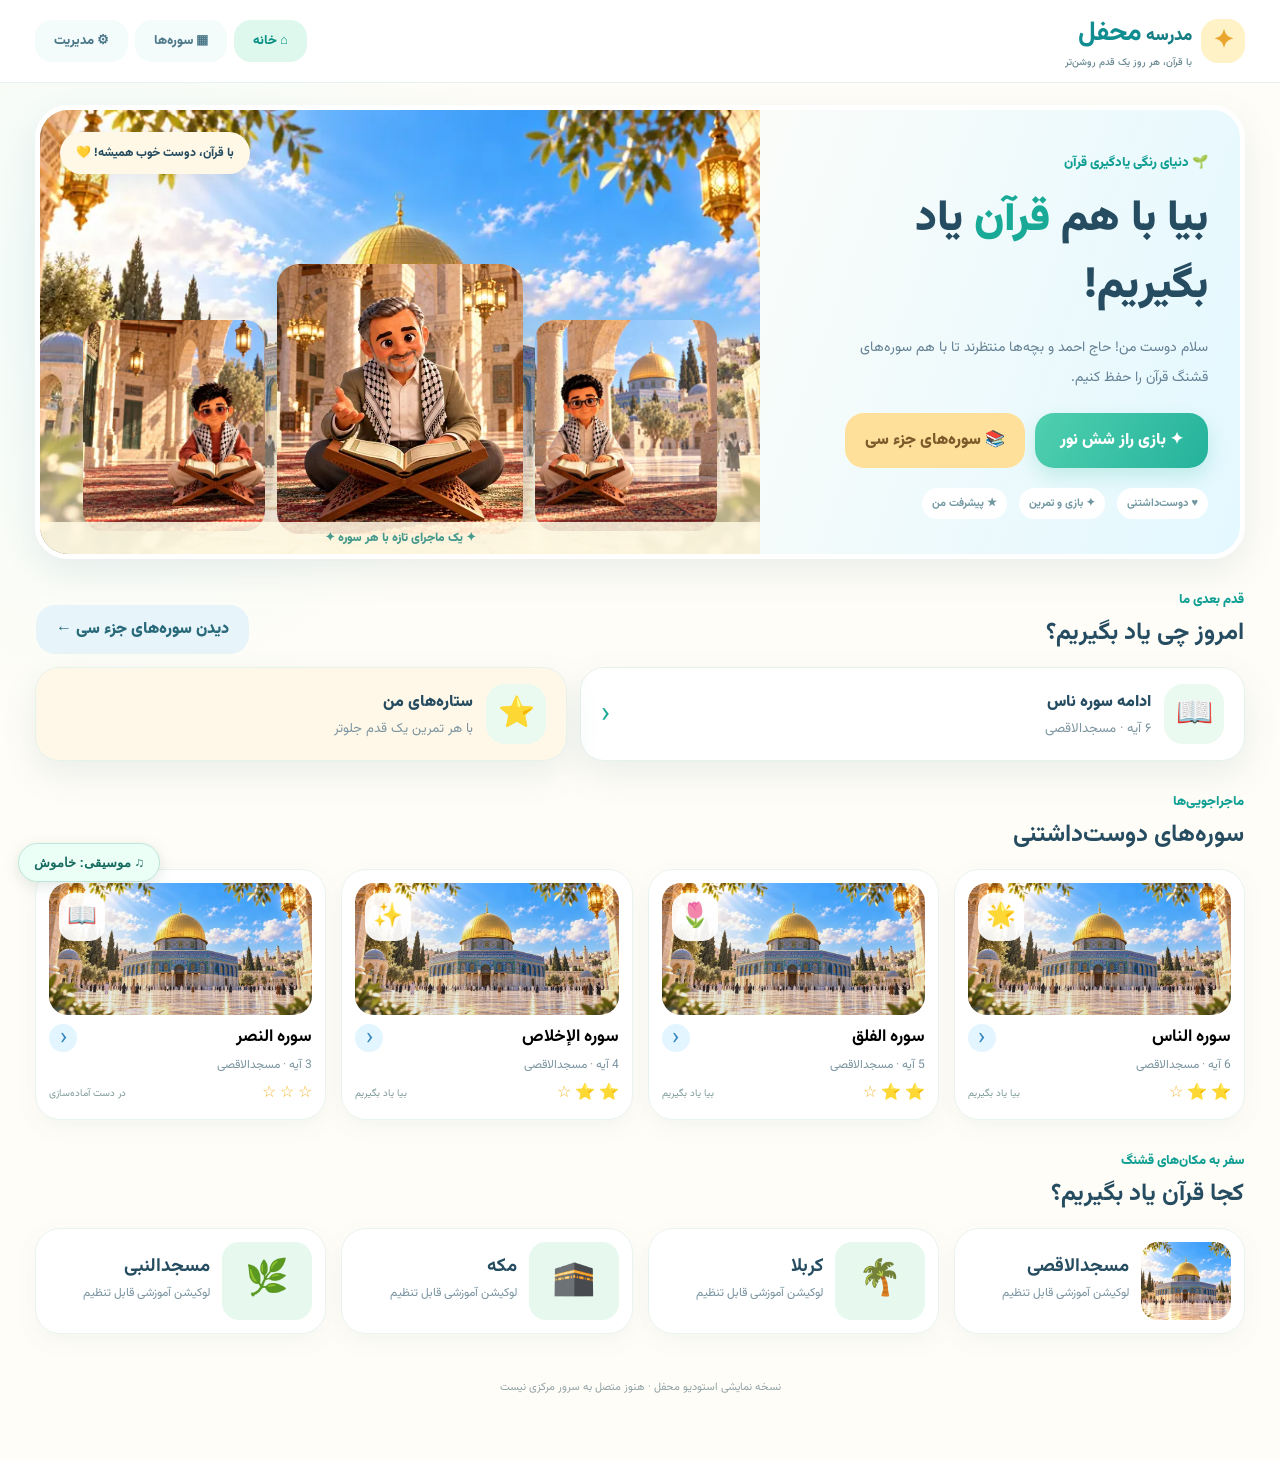
<file: index.html>
<!doctype html><html lang="fa" dir="rtl"><head><meta charset="utf-8"><meta name="viewport" content="width=device-width,initial-scale=1"><meta name="theme-color" content="#fffdf7"><title>مدرسه محفل | قرآن برای کودکان</title><link rel="stylesheet" href="style.css"></head><body><div id="app"></div><script src="app.js" defer></script><style id="mahfel-music-css">#mahfelMusic{position:fixed;bottom:18px;left:18px;z-index:9999;border:1px solid #bee5da;background:#ecfff7;color:#166b60;border-radius:32px;padding:11px 15px;font:bold 13px Tahoma,Arial;box-shadow:0 4px 15px #14564622;cursor:pointer}#mahfelMusic:focus{outline:3px solid #6ecfb9}</style><button id="mahfelMusic" type="button" aria-pressed="false">♫ موسیقی: خاموش</button><script>(function(){'use strict';var ctx,playing=false,nextTimer=null,idx=0;var notes=[392,440,523.25,440,392,329.63,349.23,392,329.63,293.66,329.63,392,349.23,329.63,293.66,261.63];var btn=document.getElementById('mahfelMusic');function tone(f){if(!ctx||!playing)return;var o=ctx.createOscillator(),g=ctx.createGain();o.type='sine';o.frequency.value=f;g.gain.setValueAtTime(.0001,ctx.currentTime);g.gain.exponentialRampToValueAtTime(.017,ctx.currentTime+.08);g.gain.exponentialRampToValueAtTime(.0001,ctx.currentTime+.4);o.connect(g);g.connect(ctx.destination);o.start();o.stop(ctx.currentTime+.42)}function tick(){if(!playing)return;tone(notes[idx++%notes.length]);nextTimer=setTimeout(tick,530)}function halt(){playing=false;if(nextTimer)clearTimeout(nextTimer);nextTimer=null;btn.textContent='♫ موسیقی: خاموش';btn.setAttribute('aria-pressed','false')}btn.addEventListener('click',function(){if(playing){halt();return}var AudioCtx=window.AudioContext||window.webkitAudioContext;if(!AudioCtx){btn.textContent='صدا در این مرورگر پشتیبانی نمی‌شود';return}if(!ctx)ctx=new AudioCtx();ctx.resume().then(function(){playing=true;btn.textContent='♫ موسیقی: روشن';btn.setAttribute('aria-pressed','true');tick()}).catch(function(){btn.textContent='پخش موسیقی امکان‌پذیر نیست'})});document.addEventListener('visibilitychange',function(){if(document.hidden)halt()});var rec=document.getElementById('recitation');if(rec)rec.addEventListener('play',halt)})();</script></body></html>
</file>
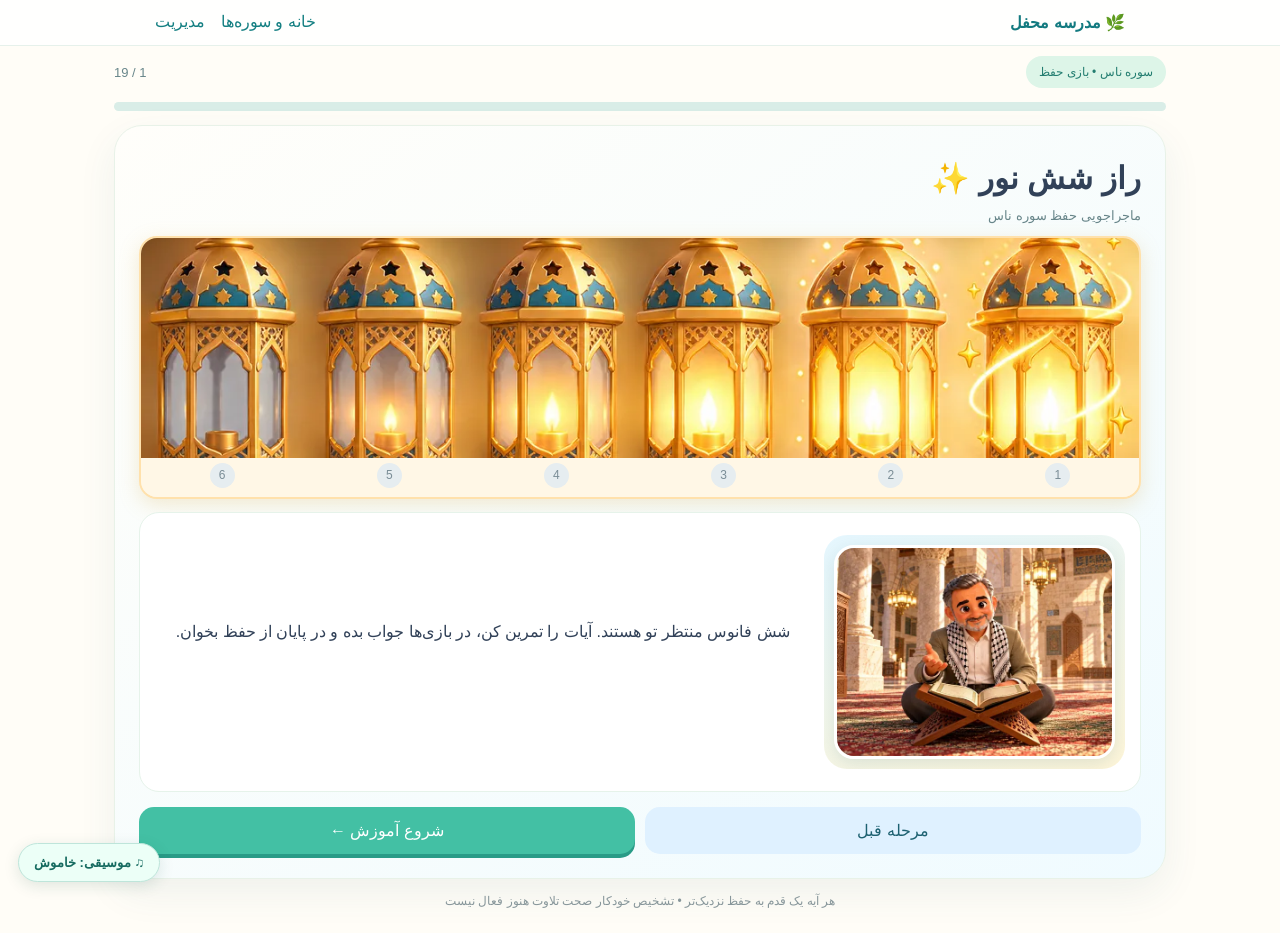
<file: game/index.html>
<!doctype html><html lang="fa" dir="rtl"><head><meta charset="utf-8"><meta name="viewport" content="width=device-width,initial-scale=1"><title>راز شش نور | مدرسه محفل</title><style>
*{box-sizing:border-box}body{margin:0;background:#fffaf1;color:#295262;font:16px Tahoma,Arial,sans-serif}button{font:inherit;cursor:pointer;border:0}a{color:#147f82;text-decoration:none}header{display:flex;align-items:center;justify-content:space-between;padding:12px max(14px,calc((100vw - 970px)/2));background:#fff;border-bottom:1px solid #e8ece4}main{max-width:970px;margin:auto;padding:10px 14px}.shell{border:1px solid #e0eee6;border-radius:26px;background:linear-gradient(138deg,#effbff,#fffaf1);padding:clamp(12px,2.5vw,24px);box-shadow:0 12px 34px #124c4b12;min-height:560px}h1{font-size:clamp(22px,4vw,31px);margin:10px 0 4px}h2{font-size:clamp(19px,3vw,25px);margin:10px 0}p{line-height:1.75;margin:8px 0}.muted{color:#68868a;font-size:13px}.top{display:flex;align-items:center;justify-content:space-between;gap:10px}.tag{font-size:12px;border-radius:40px;background:#ddf5e8;padding:9px 13px;color:#237d70}.progress{height:9px;border-radius:15px;background:#d9ede7;overflow:hidden;margin:14px 0}.progress>span{height:100%;background:#39b89f;display:block;transition:width .2s}.lanterns{display:flex;justify-content:center;gap:clamp(1px,1.5vw,13px);margin:7px 0 13px;padding:11px 0;border-radius:18px;background:linear-gradient(140deg,#d6f4ed,#fff9d9)}.lamp{width:clamp(42px,12%,97px);text-align:center}.lamp svg{width:100%;height:110px;overflow:visible;filter:drop-shadow(0 2px 3px #b68b4560)}.lamp .aura{opacity:0}.lamp.learning .aura{opacity:.45}.lamp.done .aura{opacity:1}.lamp.done svg{animation:sway 4s ease-in-out infinite alternate}.lamp small{display:block;color:#527b78;font-size:11px}@keyframes sway{0%{transform:rotate(-2deg)}100%{transform:rotate(2deg)}}.panel{text-align:center;background:#fff;border:1px solid #e4eee6;border-radius:20px;min-height:260px;padding:15px}.verse{font-family:serif;font-size:clamp(26px,5vw,40px);line-height:2;direction:rtl;padding:14px 5px;min-height:96px}.btn{padding:13px 19px;border-radius:15px;min-height:47px;background:#32b99e;color:white}.alt{background:#e6f4f8;color:#265b68}.gold{background:#ffdfa0;color:#785020}.buttons{display:flex;gap:10px;justify-content:center;flex-wrap:wrap;margin:14px 0}.choices{display:grid;gap:9px;max-width:610px;margin:14px auto}.choices button{background:#f1faff;color:#255463;text-align:right;border:2px solid #d7e9e8;border-radius:14px;padding:13px}.choices button.good{background:#dffbef;border-color:#27b884}.choices button.bad{background:#fff0ec;border-color:#e69f88}.footerButtons{display:flex;justify-content:space-between;gap:10px;margin:15px 0 0}.footerButtons button{flex:1}.timer{font-weight:bold;font-size:clamp(40px,9vw,64px);color:#189b8b}.notice{font-size:13px;color:#73868a;min-height:25px}.photo{height:90px;border-radius:15px;margin:7px auto;max-width:450px;background:#e7f4ed url('../assets/kidfirst.webp') center 35%/cover no-repeat}.photo.none{background:#e7f4ed;display:flex;align-items:center;justify-content:center}.audioControls{display:flex;align-items:center;justify-content:center;gap:8px;flex-wrap:wrap}footer{text-align:center;font-size:12px;color:#87969a;margin:15px}.hide{display:none!important}@media(max-width:520px){.lamp svg{height:76px}.shell{min-height:530px}.panel{min-height:295px;padding:10px}.photo{height:65px}.lanterns{gap:0}.btn{padding:11px 9px}.footerButtons{gap:6px}}@media(prefers-reduced-motion:reduce){*,*:before,*:after{animation:none!important;transition:none!important}}
/* Approved warm children's visual identity */
body{background:#fffdf7;color:#314158;font-family:Tahoma,Arial,sans-serif}
header{background:#ffffffed;color:#137a80;border-bottom:1px solid #e6f1eb}
main{max-width:1080px}
.shell{background:#fff; border:1px solid #e8f2e8;border-radius:30px;box-shadow:0 14px 38px #295f6513;padding:clamp(12px,2.6vw,24px)}
.lanterns{background:linear-gradient(180deg,#f5fcfb 2%,#fff7e6 100%);border:1px solid #e6f2e8;padding:12px 8px 8px;gap:clamp(2px,1.6vw,12px);align-items:end}
.lamp{width:clamp(43px,12%,94px)}
.lamp svg{height:clamp(84px,13vw,137px);filter:drop-shadow(0 5px 5px #c3986b44)}
.lamp .aura,.lamp .flame{opacity:.09}
.lamp.learning .aura{opacity:.55}.lamp.learning .flame{opacity:.65}
.lamp.done .aura{opacity:1}.lamp.done .flame{opacity:1}
.lamp.done svg{animation:lampfloat 4s ease-in-out infinite alternate}
@keyframes lampfloat{from{transform:translateY(2px) rotate(-1deg)}to{transform:translateY(-4px) rotate(1deg)}}
.panel{background:linear-gradient(125deg,#f3faff,#fffdf8);border-color:#e7f0eb;box-shadow:none}
.btn{background:#43c0a4;box-shadow:0 4px 0 #299b87}
.alt{background:#dff1ff;color:#1d6171;box-shadow:none}
.gold{background:#ffdb88;color:#83591a;box-shadow:none}
.photo{background:#e6f8f1 url('../assets/kids.webp') center/cover no-repeat;max-width:540px;height:155px}
.verse{color:#24546e}
@media(max-width:520px){.lamp svg{height:74px}.lanterns{padding:8px 2px}.photo{height:95px}.shell{min-height:510px}}
.photo{display:flex;justify-content:center;gap:8px;align-items:end;padding:8px;background:linear-gradient(145deg,#e5f9f5,#fff4e4);height:145px}.photo img{object-fit:cover;width:23%;height:94px;border-radius:19px 19px 9px 9px;border:2px solid #fff;box-shadow:0 5px 14px #335c4d23;animation:floatSoft 4.5s ease-in-out infinite alternate}.photo .teacherPhoto{height:125px;width:30%;animation-delay:-1s}@keyframes floatSoft{to{transform:translateY(-4px)}}@media(max-width:520px){.photo{height:120px}.photo img{height:81px}.photo .teacherPhoto{height:102px}}@media(prefers-reduced-motion:reduce){.photo img{animation:none}}
/* Mahfel verified design: single-shot scene, flashcard beside character */
body{background:#fffdf7;color:#314158}
.shell{background:linear-gradient(145deg,#fffefa,#f0fbff);border-radius:28px}
.panel{display:grid;grid-template-columns:minmax(185px,31%) minmax(0,1fr);grid-template-rows:1fr auto;gap:14px;align-items:stretch;text-align:center;background:#fff;border:1px solid #e6f3ea;min-height:280px}
.panel>.photo{grid-column:1;grid-row:1/3;display:flex!important;align-items:center;justify-content:center;max-width:none;height:auto;min-height:230px;padding:10px;border-radius:23px;background:linear-gradient(160deg,#e5f7ff,#fff6d9);overflow:hidden}
.panel>.photo img{width:100%;height:100%;max-height:300px;object-fit:cover;object-position:center;border:3px solid #fff;border-radius:20px;box-shadow:0 5px 18px #1c657322;animation:maSoft 5s ease-in-out infinite alternate}
@keyframes maSoft{to{transform:translateY(-3px)}}
.panel>#content{grid-column:2;grid-row:1;align-self:center;min-width:0}
.panel>#notice{grid-column:2;grid-row:2}
.lanterns{display:block;padding:0;overflow:hidden;background:#fff1d3;border:2px solid #ffe1ac;box-shadow:0 6px 20px #d9af5340}
.lantern-art{height:clamp(125px,18vw,220px);background-image:url('../assets/lantern-strip.webp');background-repeat:no-repeat;background-size:100% auto;background-position:center center}
.lantern-dots{display:flex;align-items:center;justify-content:space-around;padding:5px 0 9px;background:#fff7e6;gap:5px}
.lantern-dot{display:inline-flex;justify-content:center;align-items:center;width:25px;height:25px;border-radius:50%;font-size:12px;background:#e6edf0;color:#7a8d96}
.lantern-dot.learning{background:#ffe19d;color:#875a22}
.lantern-dot.complete{background:#6ed9b9;color:#175748;box-shadow:0 0 0 3px #d3f7e6}
.verse{font-size:clamp(25px,3vw,37px);line-height:1.9}
.choices{max-width:600px}
@media(max-width:600px){
.shell{min-height:0}
.panel{display:flex;flex-direction:column;gap:5px;padding:12px}
.panel>.photo{width:100%;min-height:0;height:155px;max-height:155px}
.panel>.photo img{height:143px;max-height:143px;width:100%;object-fit:cover}
.lantern-art{height:clamp(96px,26vw,142px);background-size:100% auto}
.panel>#content{width:100%}
.verse{font-size:clamp(24px,6vw,32px)}
}
@media(prefers-reduced-motion:reduce){.panel>.photo img{animation:none}}
</style></head><body>
<header><strong>🌿 مدرسه محفل</strong><nav><a href="../index.html">خانه و سوره‌ها</a>　<a href="../admin.html">مدیریت</a></nav></header>
<main><div class="top"><span class="tag" id="status">سوره ناس • بازی حفظ</span><span class="muted" id="fraction">۱ / ۱۹</span></div><div class="progress"><span id="progress" style="width:0"></span></div><div class="shell"><h1 id="heading">راز شش نور ✨</h1><p class="muted" id="subtitle">گوش کن، تمرین کن، پیدا کن و از حفظ بخوان</p><div class="lanterns" id="lamps"></div><section class="panel"><div id="photo" class="photo" role="img" aria-label="شخصیت آموزشی محفل"><img id="activeCharacter" src="../assets/teacher.webp" alt="حاج احمد"></div><div id="content"></div><div class="notice" id="notice" aria-live="polite"></div></section><div class="footerButtons"><button id="prev" class="btn alt">مرحله قبل</button><button id="next" class="btn">شروع بازی ←</button></div></div><footer>هر آیه یک قدم به حفظ نزدیک‌تر • تشخیص خودکار صحت تلاوت هنوز فعال نیست</footer></main><audio id="recitation" preload="none"></audio>
<script>
(function(){'use strict';var V=['قُلْ أَعُوذُ بِرَبِّ النَّاسِ','مَلِكِ النَّاسِ','إِلَٰهِ النَّاسِ','مِنْ شَرِّ الْوَسْوَاسِ الْخَنَّاسِ','الَّذِي يُوَسْوِسُ فِي صُدُورِ النَّاسِ','مِنَ الْجِنَّةِ وَالنَّاسِ'];var st=0,seen=0,mastered=0,ans=false,flip=true,count=0,timer=null,audio=document.getElementById('recitation');var N=19;try{var s=JSON.parse(localStorage.getItem('mahfel_juz30_game_v8')||'{}');seen=Math.max(0,Math.min(6,s.seen||0));mastered=Math.max(0,Math.min(6,s.mastered||0))}catch(e){}function $(x){return document.getElementById(x)}function save(){try{localStorage.setItem('mahfel_juz30_game_v8',JSON.stringify({seen:seen,mastered:mastered}))}catch(e){}}function stop(){if(timer){clearInterval(timer);timer=null}audio.pause();audio.removeAttribute('src')}function lamp(n){var type=n<=mastered?'done':n<=seen?'learning':'';var grad='gold'+n,glow='light'+n;return '<div class="lamp '+type+'"><svg viewBox="0 0 90 145" xmlns="http://www.w3.org/2000/svg" aria-label="فانوس '+n+'"><defs><linearGradient id="'+grad+'" x1="0" y1="0" x2="1" y2="1"><stop stop-color="#fff4bb"/><stop offset=".30" stop-color="#f4bb58"/><stop offset=".67" stop-color="#c67a25"/><stop offset="1" stop-color="#ffdf88"/></linearGradient><radialGradient id="'+glow+'"><stop stop-color="#fff9bc" stop-opacity=".95"/><stop offset=".55" stop-color="#ffe282" stop-opacity=".5"/><stop offset="1" stop-color="#ffdb84" stop-opacity="0"/></radialGradient></defs><ellipse class="aura" cx="45" cy="83" rx="43" ry="56" fill="url(#'+glow+')"/><g stroke="#a96518" stroke-width="2" stroke-linejoin="round"><circle cx="45" cy="11" r="8" fill="none"/><circle cx="45" cy="20" r="5" fill="#f8d072"/><path fill="url(#'+grad+')" d="M30 24h30l8 11-3 8H25l-3-8z"/><path d="M23 43h44v69H23z" fill="url(#'+grad+')"/><path d="M29 48H61V105H29Z" fill="#175e75"/><path d="M31 50H59V103H31Z" fill="#fff7d5" opacity=".9"/><path d="M31 56Q45 36 59 56V99H31Z" fill="#ffffff" opacity=".26" stroke="#bf7b28"/><path d="M23 47h44M23 108h44" stroke="#fce1a1" stroke-width="5"/><path d="M20 111h50l-6 12H26z" fill="url(#'+grad+')"/><path d="M27 124h36l-8 8H35Z" fill="#f5c164"/><path d="M28 46v62M62 46v62M33 58L45 47l12 11" stroke="#be792c" fill="none"/><path d="M35 64L45 55l10 9M35 96L45 85l10 11" stroke="#e1a04d" fill="none"/></g><g fill="#0d6179"><path d="m44 34 1-5 1 5 5 1-5 2-1 5-1-5-5-2z"/><circle cx="32" cy="36" r="2"/><circle cx="58" cy="36" r="2"/></g><path class="flame" d="M45 97C25 82 42 69 45 64C55 78 60 87 45 97Z" fill="#f8b63d"/><path class="flame" d="M45 96C37 88 43 83 45 77C50 85 51 91 45 96Z" fill="#fff8bd"/></svg><small>'+n+'</small></div>'}function render(){stop();ans=false;flip=true;$('lamps').innerHTML='<div class="lantern-art" role="img" aria-label="شش فانوس طلایی محفل"></div><div class="lantern-dots">'+[1,2,3,4,5,6].map(function(n){return '<span class="lantern-dot '+(n<=mastered?'complete':n<=seen?'learning':'')+'" title="فانوس '+n+'">'+n+'</span>'}).join('')+'</div>';$('fraction').textContent=(st+1)+' / '+N;$('progress').style.width=Math.round(st/(N-1)*100)+'%';$('prev').disabled=st===0;$('next').style.display='';$('notice').textContent='';var c=$('content');c.innerHTML='';$('photo').style.display='flex';$('activeCharacter').src= st===0||st===18?'../assets/teacher.webp':st%3===0?'../assets/kidfirst.webp':st%3===1?'../assets/teacher.webp':'../assets/kidglasses.webp';var i;if(st===0){$('heading').textContent='راز شش نور ✨';$('subtitle').textContent='ماجراجویی حفظ سوره ناس';c.innerHTML='<p>شش فانوس منتظر تو هستند. آیات را تمرین کن، در بازی‌ها جواب بده و در پایان از حفظ بخوان.</p>';$('next').textContent='شروع آموزش ←'}else if(st<=6){i=st-1;$('heading').textContent='گوش کن و تکرار کن';$('subtitle').textContent='بخوان و تکرار کن';c.innerHTML='<div class="verse">'+V[i]+'</div><div class="audioControls"><button class="btn alt" id="play">▶ پخش تلاوت</button><span class="muted">اگر صوت بارگذاری نشده باشد، پیام می‌بینی</span></div>';$('play').onclick=function(){var fname=('0'+(i+1)).slice(-2);audio.src='../audio/teacher_'+fname+'.mp3';audio.play().catch(function(){$('notice').textContent='صوت این آیه هنوز بارگذاری نشده است.'})};$('next').textContent='تمرین کردم ←'}else if(st<=12){i=st-7;$('heading').textContent='فلش‌کارت حفظ';$('subtitle').textContent='از حفظ بگو، سپس کارت را برگردان';c.innerHTML='<div class="verse" id="face">'+V[i]+'</div><div class="timer hide" id="flashClock">۱۰</div><button class="btn gold" id="flip">پنهان کن</button>';$('flip').onclick=function(){flip=!flip;$('face').textContent=flip?V[i]:'✦ ✦ ✦';$('flip').textContent=flip?'پنهان کن':'نمایش پاسخ';if(timer){clearInterval(timer);timer=null}var fc=$('flashClock');if(flip){fc.className='timer hide';fc.textContent='۱۰'}else{fc.className='timer';var left=10;fc.textContent=left;timer=setInterval(function(){left--;if($('flashClock'))$('flashClock').textContent=left;if(left<=0){clearInterval(timer);timer=null;$('face').textContent=V[i];$('flip').textContent='پنهان کن';flip=true;fc.className='timer hide'}},1000)}};$('next').textContent='کارت بعدی ←'}else if(st<=14){i=st===13?1:4;var ids=st===13?[0,1,2]:[3,4,5];$('heading').textContent='کدام متن درست است؟';$('subtitle').textContent='متن درست را پیدا کن';c.innerHTML='<div class="verse">'+V[i]+'</div><div class="choices">'+ids.map(function(v){return '<button data-n="'+v+'">'+V[v]+'</button>'}).join('')+'</div>';Array.prototype.forEach.call(c.querySelectorAll('[data-n]'),function(b){b.onclick=function(){if(ans)return;var ok=+b.getAttribute('data-n')===i;b.className=ok?'good':'bad';$('notice').textContent=ok?'آفرین! درست بود.':'دوباره تلاش کن.';if(ok)ans=true}});$('next').textContent='ادامه ←'}else if(st===15){$('heading').textContent='کارت‌ها را به ترتیب بچین';$('subtitle').textContent='آیات اول تا سوم را به ترتیب انتخاب کن';count=0;c.innerHTML='<div class="choices">'+[2,0,1].map(function(v){return '<button data-n="'+v+'">'+V[v]+'</button>'}).join('')+'</div>';Array.prototype.forEach.call(c.querySelectorAll('[data-n]'),function(b){b.onclick=function(){if(+b.getAttribute('data-n')===count){b.disabled=true;b.className='good';count++;$('notice').textContent=count===3?'همه درست شدند!':'درست است؛ بعدی کدام است؟'}else $('notice').textContent='دوباره تلاش کن.'}});$('next').textContent='آزمون حفظ ←'}else if(st<=17){i=st===16?0:3;$('heading').textContent='آزمون از حفظ';$('subtitle').textContent=st===16?'سه آیه اول را بخوان':'سه آیه آخر را بخوان';c.innerHTML='<div class="timer" id="clock">۱۰</div><button class="btn alt" id="reveal">نمایش پاسخ‌ها</button><div id="answer" class="verse hide">'+V.slice(i,i+3).join(' ۞ ')+'</div>';var sec=10;timer=setInterval(function(){sec--;if($('clock'))$('clock').textContent=sec;if(sec<=0){clearInterval(timer);timer=null}},1000);$('reveal').onclick=function(){$('answer').className='verse';if(timer){clearInterval(timer);timer=null}};$('next').textContent='تلاش کردم ←'}else{$('heading').textContent='آفرین! ✨';$('subtitle').textContent='مسیر بازی را تا پایان آمدی';c.innerHTML='<p>برای حفظ مطمئن‌تر، سوره را یک بار کامل بدون متن و با همراهی مربی بخوان.</p><button id="restart" class="btn alt">شروع دوباره</button>';$('restart').onclick=function(){st=0;render()};$('next').style.display='none'}}$('next').onclick=function(){if(st>=1&&st<=6){seen=Math.max(seen,st);save()}if(st===16){mastered=Math.max(mastered,3);save()}if(st===17){mastered=Math.max(mastered,6);save()}st=Math.min(18,st+1);render()};$('prev').onclick=function(){st=Math.max(0,st-1);render()};render();
})();
</script><style id="mahfel-music-css">#mahfelMusic{position:fixed;bottom:18px;left:18px;z-index:9999;border:1px solid #bee5da;background:#ecfff7;color:#166b60;border-radius:32px;padding:11px 15px;font:bold 13px Tahoma,Arial;box-shadow:0 4px 15px #14564622;cursor:pointer}#mahfelMusic:focus{outline:3px solid #6ecfb9}</style><button id="mahfelMusic" type="button" aria-pressed="false">♫ موسیقی: خاموش</button><script>(function(){'use strict';var ctx,playing=false,nextTimer=null,idx=0;var notes=[392,440,523.25,440,392,329.63,349.23,392,329.63,293.66,329.63,392,349.23,329.63,293.66,261.63];var btn=document.getElementById('mahfelMusic');function tone(f){if(!ctx||!playing)return;var o=ctx.createOscillator(),g=ctx.createGain();o.type='sine';o.frequency.value=f;g.gain.setValueAtTime(.0001,ctx.currentTime);g.gain.exponentialRampToValueAtTime(.017,ctx.currentTime+.08);g.gain.exponentialRampToValueAtTime(.0001,ctx.currentTime+.4);o.connect(g);g.connect(ctx.destination);o.start();o.stop(ctx.currentTime+.42)}function tick(){if(!playing)return;tone(notes[idx++%notes.length]);nextTimer=setTimeout(tick,530)}function halt(){playing=false;if(nextTimer)clearTimeout(nextTimer);nextTimer=null;btn.textContent='♫ موسیقی: خاموش';btn.setAttribute('aria-pressed','false')}btn.addEventListener('click',function(){if(playing){halt();return}var AudioCtx=window.AudioContext||window.webkitAudioContext;if(!AudioCtx){btn.textContent='صدا در این مرورگر پشتیبانی نمی‌شود';return}if(!ctx)ctx=new AudioCtx();ctx.resume().then(function(){playing=true;btn.textContent='♫ موسیقی: روشن';btn.setAttribute('aria-pressed','true');tick()}).catch(function(){btn.textContent='پخش موسیقی امکان‌پذیر نیست'})});document.addEventListener('visibilitychange',function(){if(document.hidden)halt()});var rec=document.getElementById('recitation');if(rec)rec.addEventListener('play',halt)})();</script></body></html>
</file>
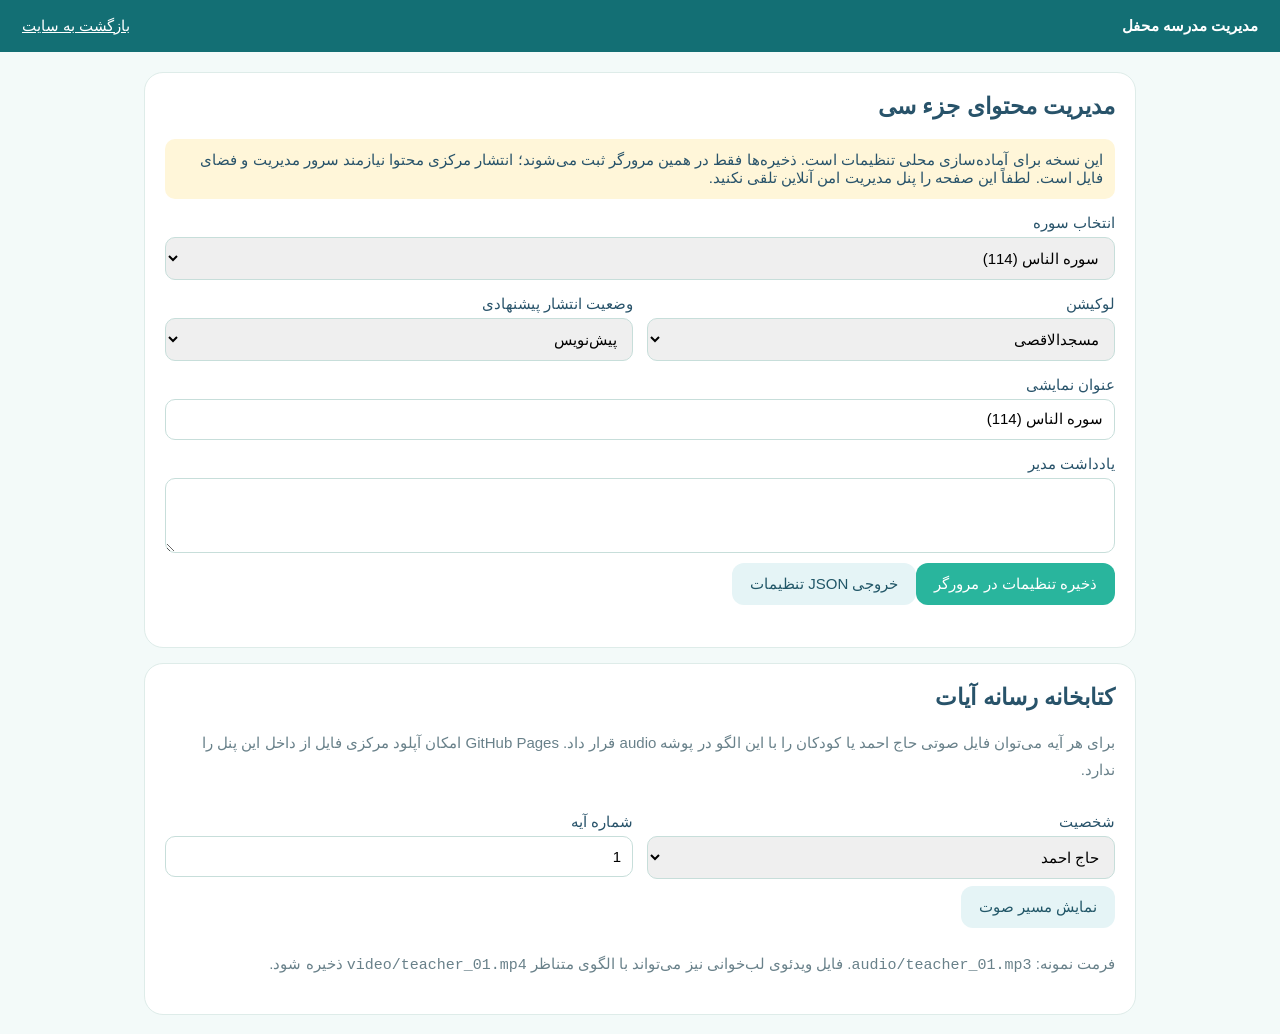
<file: admin.html>
<!doctype html><html lang="fa" dir="rtl"><head><meta charset="utf-8"><meta name="viewport" content="width=device-width,initial-scale=1"><title>مدیریت مدرسه محفل</title><style>*{box-sizing:border-box}body{margin:0;background:#f3faf9;color:#28536a;font:15px Tahoma,Arial,sans-serif}header{background:#136f74;color:white;padding:17px 22px;display:flex;justify-content:space-between}a{color:inherit}main{max-width:1020px;margin:20px auto;padding:0 14px}section{background:white;border:1px solid #deece9;border-radius:19px;padding:20px;margin:15px 0}h2{margin-top:0}label{display:block;margin:15px 0 5px}select,input,textarea{width:100%;padding:11px;border:1px solid #c7deda;border-radius:10px;font:inherit}button{padding:12px 18px;border:0;background:#29b59d;color:#fff;border-radius:12px;cursor:pointer;font:inherit;margin:7px 0}.secondary{background:#e5f4f6;color:#225768}.grid{display:grid;grid-template-columns:repeat(2,1fr);gap:14px}.muted{color:#69818a;line-height:1.8}.pill{display:inline-block;border-radius:20px;background:#fff0d5;padding:8px 11px;margin:4px}.notice{background:#fff6d9;padding:12px;border-radius:10px}@media(max-width:650px){.grid{grid-template-columns:1fr}}</style></head><body><header><strong>مدیریت مدرسه محفل</strong><a href="./index.html">بازگشت به سایت</a></header><main><section><h2>مدیریت محتوای جزء سی</h2><p class="notice">این نسخه برای آماده‌سازی محلی تنظیمات است. ذخیره‌ها فقط در همین مرورگر ثبت می‌شوند؛ انتشار مرکزی محتوا نیازمند سرور مدیریت و فضای فایل است. لطفاً این صفحه را پنل مدیریت امن آنلاین تلقی نکنید.</p><label>انتخاب سوره</label><select id="surah"></select><div class="grid"><div><label>لوکیشن</label><select id="location"><option>مسجدالاقصی</option><option>مسجدالنبی</option><option>مکه</option><option>کربلا</option></select></div><div><label>وضعیت انتشار پیشنهادی</label><select id="publish"><option value="draft">پیش‌نویس</option><option value="review">در انتظار بازبینی</option><option value="published">آماده انتشار</option></select></div></div><label>عنوان نمایشی</label><input id="title"><label>یادداشت مدیر</label><textarea rows="3" id="notes"></textarea><button id="save">ذخیره تنظیمات در مرورگر</button><button id="export" class="secondary">خروجی JSON تنظیمات</button><p id="status" class="muted"></p></section><section><h2>کتابخانه رسانه آیات</h2><p class="muted">برای هر آیه می‌توان فایل صوتی حاج احمد یا کودکان را با این الگو در پوشه audio قرار داد. GitHub Pages امکان آپلود مرکزی فایل از داخل این پنل را ندارد.</p><div class="grid"><div><label>شخصیت</label><select id="character"><option value="teacher">حاج احمد</option><option value="child1">کودک اول</option><option value="child2">کودک عینکی</option></select></div><div><label>شماره آیه</label><input id="ayah" type="number" min="1" value="1"></div></div><button id="pathbtn" class="secondary">نمایش مسیر صوت</button><p id="filepath" class="muted"></p><p class="muted">فرمت نمونه: <code>audio/teacher_01.mp3</code>. فایل ویدئوی لب‌خوانی نیز می‌تواند با الگوی متناظر <code>video/teacher_01.mp4</code> ذخیره شود.</p></section></main><script>(function(){'use strict';var names='النبأ|النازعات|عبس|التكوير|الانفطار|المطففين|الانشقاق|البروج|الطارق|الأعلى|الغاشية|الفجر|البلد|الشمس|الليل|الضحى|الشرح|التين|العلق|القدر|البينة|الزلزلة|العاديات|القارعة|التكاثر|العصر|الهمزة|الفيل|قريش|الماعون|الكوثر|الكافرون|النصر|المسد|الإخلاص|الفلق|الناس'.split('|');var S=document.getElementById('surah');names.forEach(function(n,i){var o=document.createElement('option');o.value=i+78;o.textContent='سوره '+n+' ('+(i+78)+')';S.appendChild(o)});S.value='114';function key(){return 'mahfel_admin_surah_'+S.value}function load(){var a={};try{a=JSON.parse(localStorage.getItem(key())||'{}')}catch(e){};document.getElementById('location').value=a.location||'مسجدالاقصی';document.getElementById('publish').value=a.publish||'draft';document.getElementById('title').value=a.title||S.options[S.selectedIndex].text;document.getElementById('notes').value=a.notes||''}S.onchange=load;document.getElementById('save').onclick=function(){var a={surah:Number(S.value),location:document.getElementById('location').value,publish:document.getElementById('publish').value,title:document.getElementById('title').value,notes:document.getElementById('notes').value};try{localStorage.setItem(key(),JSON.stringify(a));document.getElementById('status').textContent='در این مرورگر ذخیره شد.'}catch(e){document.getElementById('status').textContent='مرورگر اجازه ذخیره نداد.'}};document.getElementById('export').onclick=function(){var a={};names.forEach(function(n,i){try{var d=localStorage.getItem('mahfel_admin_surah_'+(i+78));if(d)a[i+78]=JSON.parse(d)}catch(e){}});var b=new Blob([JSON.stringify(a,null,2)],{type:'application/json'});var u=URL.createObjectURL(b);var link=document.createElement('a');link.href=u;link.download='mahfel-juz30-settings.json';link.click();setTimeout(function(){URL.revokeObjectURL(u)},500)};document.getElementById('pathbtn').onclick=function(){var c=document.getElementById('character').value,n=('0'+document.getElementById('ayah').value).slice(-2);document.getElementById('filepath').textContent='audio/'+c+'_'+n+'.mp3 یا video/'+c+'_'+n+'.mp4'};load()})()</script></body></html>
</file>
<file: style.css>
@import url('https://fonts.googleapis.com/css2?family=Vazirmatn:wght@400;500;600;700;800;900&family=Amiri+Quran&display=swap');
:root{--ink:#254c60;--muted:#738898;--sky:#8fd3ff;--mint:#7edfd1;--yellow:#ffd66b;--peach:#ffbfa3;--cream:#fffdf7;--line:#e9f1ee;--white:#fff;--shadow:0 13px 35px #3c78871c}*{box-sizing:border-box}html{scroll-behavior:smooth}body{margin:0;background:radial-gradient(circle at 7% 20%,#d9f8fb61,transparent 26%),var(--cream);color:var(--ink);font-family:Vazirmatn,Tahoma,sans-serif;overflow-x:hidden}button,input,select,textarea{font:inherit}button{cursor:pointer;border:0}button:disabled{opacity:.5;cursor:not-allowed}button:focus-visible,input:focus-visible,select:focus-visible{outline:3px solid #219da1;outline-offset:2px}h1,h2,h3{line-height:1.5}header{position:sticky;top:0;z-index:50;background:#ffffffea;border-bottom:1px solid #e7f3f0;backdrop-filter:blur(15px)}.nav{max-width:1250px;margin:auto;padding:12px 20px;display:flex;align-items:center;justify-content:space-between;gap:14px}.brand{display:flex;align-items:center;gap:9px;font-size:17px;color:#167d84;font-weight:900;white-space:nowrap}.brand b{font-size:27px;color:#108d91}.brand small{display:block;font-size:10px;color:#6b8a93;font-weight:500}.brand-icon{width:44px;height:44px;border-radius:17px;background:#fff2c7;color:#e9a52d;display:grid;place-items:center;font-size:25px}.navlinks{display:flex;gap:7px;align-items:center}.nav button{border-radius:17px;padding:11px 19px;font-size:13px;background:#f3fbfb;color:#4c7889;font-weight:800;transition:.2s}.nav button.active{background:#def8ed;color:#098f85}.nav button:hover{transform:translateY(-2px)}main{max-width:1250px;margin:auto;padding:22px 20px 65px;animation:appear .4s ease both}.hero-v3{display:grid;grid-template-columns:40% 60%;border-radius:33px;min-height:370px;background:linear-gradient(110deg,#fff7e3 0%,#fffdf8 43%,#e3f8ff 100%);overflow:hidden;box-shadow:var(--shadow);border:5px solid white}.hero-word{padding:40px 32px 35px;position:relative;z-index:2;align-self:center}.kicker,.eyebrow{font-size:13px;font-weight:900;color:#129f94}.hero-word h1{font-size:clamp(26px,3.5vw,43px);margin:12px 0 10px;font-weight:900;line-height:1.55}.hero-word h1 em{font-style:normal;color:#19aa97}.hero-word p{color:#648094;line-height:2.1;font-size:14px;max-width:370px}.hero-actions{display:flex;gap:10px;flex-wrap:wrap;margin-top:20px}.primary,.secondary,.quiet,.danger{border-radius:19px;padding:12px 20px;font-weight:900;transition:transform .2s,box-shadow .2s}.primary{background:linear-gradient(120deg,#50d0af,#24b29c);color:white;box-shadow:0 8px 20px #26b79836}.primary.big-cta{padding:15px 25px;font-size:16px}.secondary{background:#ffe09b;color:#7c5b2a}.quiet{background:#e7f5fa;color:#276879}.danger{background:#ffe2dc;color:#9b5648}.primary:hover,.secondary:hover,.quiet:hover{transform:translateY(-2px)}.hero-promise{display:flex;gap:12px;flex-wrap:wrap;margin-top:20px;color:#7197a1;font-size:11px;font-weight:700}.hero-promise span{background:white;padding:7px 10px;border-radius:100px}.hero-scene{position:relative;min-height:365px;overflow:hidden;isolation:isolate}.scene-backdrop{position:absolute;inset:0;background:linear-gradient(0deg,#fff5dfb8,transparent 50%),url('assets/scene.webp') center 53%/cover;filter:saturate(.85) brightness(1.06)}.scene-bubble{position:absolute;top:22px;left:20px;background:#fff8e7;border-radius:24px;padding:12px 16px;font-size:12px;font-weight:800;box-shadow:0 8px 22px #4a668025;z-index:3}.character-strip{position:absolute;bottom:20px;right:5%;left:5%;height:245px;display:flex;justify-content:center;align-items:end;gap:5px;z-index:2}.character-strip img{object-fit:cover;object-position:center 20%;border:6px solid white;border-radius:46% 46% 25% 25%;box-shadow:0 13px 25px #4b6c7540;animation:floatSoft 5.8s ease-in-out infinite}.character-strip .hero-teacher{width:36%;height:98%;z-index:2}.character-strip .hero-kid{width:25%;height:75%;margin-bottom:3px}.character-strip .left{animation-delay:-1.5s}.character-strip .right{animation-delay:-3s}.scene-bottom{position:absolute;bottom:0;left:0;right:0;background:#fff9e3d9;text-align:center;padding:7px;font-size:12px;font-weight:900;color:#45998b;z-index:3}.section-title{display:flex;align-items:end;justify-content:space-between;margin:28px 1px 13px;gap:12px}.section-title h2{font-size:24px;margin:3px 0}.home-highlights{display:grid;grid-template-columns:1.25fr 1fr;gap:13px}.journey{border-radius:24px;background:#fff;border:1px solid #e7f2eb;padding:16px 20px;display:flex;gap:13px;align-items:center;text-align:right;color:var(--ink);box-shadow:var(--shadow)}.journey.reward{background:#fff8e8}.journey-icon{background:#eafaf0;font-size:30px;width:60px;height:60px;border-radius:19px;display:grid;place-items:center}.journey strong{display:block;font-weight:900}.journey small{display:block;color:#7d95a0;margin-top:3px}.journey-arrow{margin-right:auto;font-size:30px;color:#20aa9a}.grid{display:grid;grid-template-columns:repeat(4,minmax(0,1fr));gap:15px}.card{background:white;border:1px solid #e9f3ef;border-radius:25px;padding:13px;box-shadow:0 7px 23px #3a73860e;min-width:0;transition:transform .2s,box-shadow .2s}.card:hover{transform:translateY(-3px);box-shadow:var(--shadow)}.surah-card{text-align:right}.surah-cover{height:132px;border-radius:19px;background-size:cover;background-position:center;position:relative;overflow:hidden}.card-sticker{position:absolute;left:10px;top:10px;font-size:24px;background:#ffffffeb;padding:5px 8px;border-radius:15px}.surah-card-meta{display:flex;align-items:center;justify-content:space-between;gap:7px;margin:8px 0 0}.surah-card h3{font-size:17px;margin:2px 0}.round-next{background:#e3f5ff;color:#3386bd;border-radius:50%;width:28px;height:28px;display:grid;place-items:center;font-size:24px;line-height:1}.card p{color:#7a94a0;font-size:12px;margin:3px 0 7px}.rating{display:flex;justify-content:space-between;align-items:center;gap:4px;color:#f5b631;font-size:16px}.rating small{color:#7d9a98;font-size:10px}.scene-card{display:flex;align-items:center;gap:12px}.scene-card h3{margin:0}.scene-art,.scene-placeholder{height:78px;width:90px;border-radius:17px;object-fit:cover;flex:none}.scene-placeholder{display:grid;place-items:center;background:#e7f9ef;font-size:35px}.topline{display:flex;justify-content:space-between;align-items:center;gap:12px;flex-wrap:wrap;margin-bottom:17px}.topline h1{margin:3px 0;font-size:28px}.subtitle{color:var(--muted);line-height:1.9;font-size:13px}.search{border:1px solid #d8eae9;background:white;padding:14px 17px;border-radius:19px;width:min(330px,100%)}.filters{display:flex;gap:9px;flex-wrap:wrap;margin-bottom:17px}.filter{background:#fff;border-radius:100px;padding:8px 15px;color:#79939a;font-size:12px}.filter.on{background:#55cdb0;color:#fff}.surah-grid{grid-template-columns:repeat(4,minmax(0,1fr))}.note{padding:13px 17px;border-radius:18px;background:#e9f9fb;color:#547b83;line-height:2;font-size:12px}.warning{background:#fff7e6;color:#887449}.layout{display:grid;grid-template-columns:228px minmax(0,1fr);gap:17px}.sidebar{background:linear-gradient(170deg,#146a79,#0b8291);border-radius:27px;padding:19px;align-self:start;box-shadow:var(--shadow)}.sidebar:before{content:'✦ استودیو محفل';display:block;color:white;font-size:19px;font-weight:900;padding:10px 8px 25px;text-align:center}.sidebar button{display:block;width:100%;text-align:right;background:transparent;color:#e0f8f7;margin-bottom:6px;border-radius:14px;font-weight:800}.sidebar button.active{background:#e5ffff;color:#0c7e8b}.panel{background:#fff;border:1px solid #e6f2ee;border-radius:27px;padding:24px;min-width:0;box-shadow:var(--shadow)}.panel h2{font-size:22px;margin:0 0 17px}.formgrid{display:grid;grid-template-columns:repeat(2,minmax(0,1fr));gap:13px}.field{display:flex;flex-direction:column;gap:6px;color:#3d6674;font-weight:800;font-size:12px;min-width:0}.field input,.field select,.field textarea{padding:12px;border-radius:14px;background:#fbfefd;border:1px solid #dfedeb;min-width:0;width:100%}.field textarea{min-height:100px}.full{grid-column:1/-1}.row{display:flex;align-items:center;gap:9px;flex-wrap:wrap}.chip,.pill{background:#e7f7f0;color:#199b89;padding:6px 13px;border-radius:100px;font-size:12px;font-weight:800}.media-row{display:grid;grid-template-columns:95px 1fr 1fr;gap:10px;align-items:center;padding:13px;border-bottom:1px solid var(--line)}audio,video{max-width:100%;width:100%}.preview{background:linear-gradient(145deg,#e1f6ff,#fff4d9);padding:25px;border-radius:28px;text-align:center}.ayah{font-size:clamp(23px,3.7vw,39px);font-family:'Amiri Quran',serif;line-height:2.4;direction:rtl;margin:18px auto}.visuals{display:flex;gap:14px;justify-content:center;flex-wrap:wrap}.visuals img{width:100px;height:112px;object-fit:cover;border-radius:24px;background:white}.progress{display:flex;gap:10px;justify-content:center;margin:18px 0}.light{width:34px;height:46px;background:#dbe9e9;border-radius:15px 15px 20px 20px;border:3px solid #a6c8c7;position:relative}.light.on{background:#ffdb7b;border-color:#ecb54c;box-shadow:0 0 16px #ffc94e9c;animation:shineSoft 2.8s infinite}.light:before{content:'';position:absolute;width:14px;height:8px;border:3px solid #9bb9b6;border-bottom:0;border-radius:8px 8px 0 0;top:-11px;left:7px}.tiny{font-size:12px;color:var(--muted)}.cover{width:100%;height:140px;object-fit:cover;border-radius:18px}.footer{margin-top:45px;color:#90a1a5;text-align:center;font-size:11px}.stack{display:grid;gap:12px}input[type=file]{max-width:100%}@keyframes appear{from{opacity:0;transform:translateY(8px)}to{opacity:1;transform:translateY(0)}}@keyframes floatSoft{0%,100%{transform:translateY(0)}50%{transform:translateY(-5px)}}@keyframes shineSoft{50%{box-shadow:0 0 24px #ffd978bf}}@media(max-width:920px){.hero-v3{grid-template-columns:1fr 1fr}.grid,.surah-grid{grid-template-columns:repeat(3,minmax(0,1fr))}.layout{grid-template-columns:200px minmax(0,1fr)}.hero-word{padding:24px}.scene-bubble{display:none}}@media(max-width:660px){main{padding:12px 12px 45px}.nav{padding:10px 12px;flex-direction:column;gap:7px}.navlinks{width:100%;display:grid;grid-template-columns:repeat(3,minmax(0,1fr))}.navlinks button{font-size:11px;padding:9px 4px}.hero-v3{grid-template-columns:1fr;border-radius:25px}.hero-word{padding:24px 21px 14px}.hero-word h1{font-size:27px;margin:8px 0}.hero-word p{font-size:12px}.hero-promise{margin-top:12px}.hero-scene{min-height:290px}.character-strip{height:205px}.scene-bottom{font-size:10px}.section-title h2{font-size:20px}.grid,.surah-grid{grid-template-columns:repeat(2,minmax(0,1fr));gap:10px}.surah-cover{height:109px}.surah-card h3{font-size:14px}.rating small{font-size:9px}.home-highlights{grid-template-columns:1fr 1fr;gap:8px}.journey{padding:10px;gap:7px;border-radius:17px}.journey-icon{width:40px;height:42px;font-size:21px;border-radius:13px}.journey strong{font-size:12px}.journey small{font-size:10px}.journey-arrow{display:none}.layout{grid-template-columns:1fr}.sidebar{display:grid;grid-template-columns:repeat(3,minmax(0,1fr));gap:5px;padding:9px}.sidebar:before{grid-column:1/-1;padding:5px;font-size:16px}.sidebar button{font-size:11px;padding:10px 3px;text-align:center;margin:0}.panel{padding:15px}.formgrid{grid-template-columns:1fr}.media-row{grid-template-columns:1fr}.topline h1{font-size:24px}.visuals img{width:75px;height:89px}}@media(max-width:360px){.grid,.surah-grid{gap:7px}.card{padding:8px}.surah-cover{height:90px}.home-highlights{grid-template-columns:1fr}.nav button{font-size:10px}.hero-promise{gap:4px}}@media(prefers-reduced-motion:reduce){*,*:before,*:after{animation:none!important;transition:none!important;scroll-behavior:auto!important}}
a.primary.big-cta{display:inline-flex;align-items:center;justify-content:center}a.journey{display:flex;align-items:center}

/* Mahfel character image layout: real artwork, no decorative frames */
.character-strip{height:270px;align-items:flex-end;gap:clamp(4px,1vw,12px)}
.character-strip img{border:0;border-radius:18px;object-fit:cover;object-position:center 36%;box-shadow:0 8px 28px #40625d26;animation:floatSoft 6s ease-in-out infinite}
.character-strip .hero-teacher{height:100%;width:38%;border-radius:22px}
.character-strip .hero-kid{height:78%;width:28%;border-radius:20px}
.hero-scene{background:linear-gradient(145deg,#e1f8f4,#fff6e5)}
.scene-backdrop{filter:none}
@media(max-width:550px){.character-strip{height:195px}.character-strip .hero-teacher{width:38%}.character-strip .hero-kid{width:29%}}
@media(prefers-reduced-motion:reduce){.character-strip img{animation:none}}
</file>
